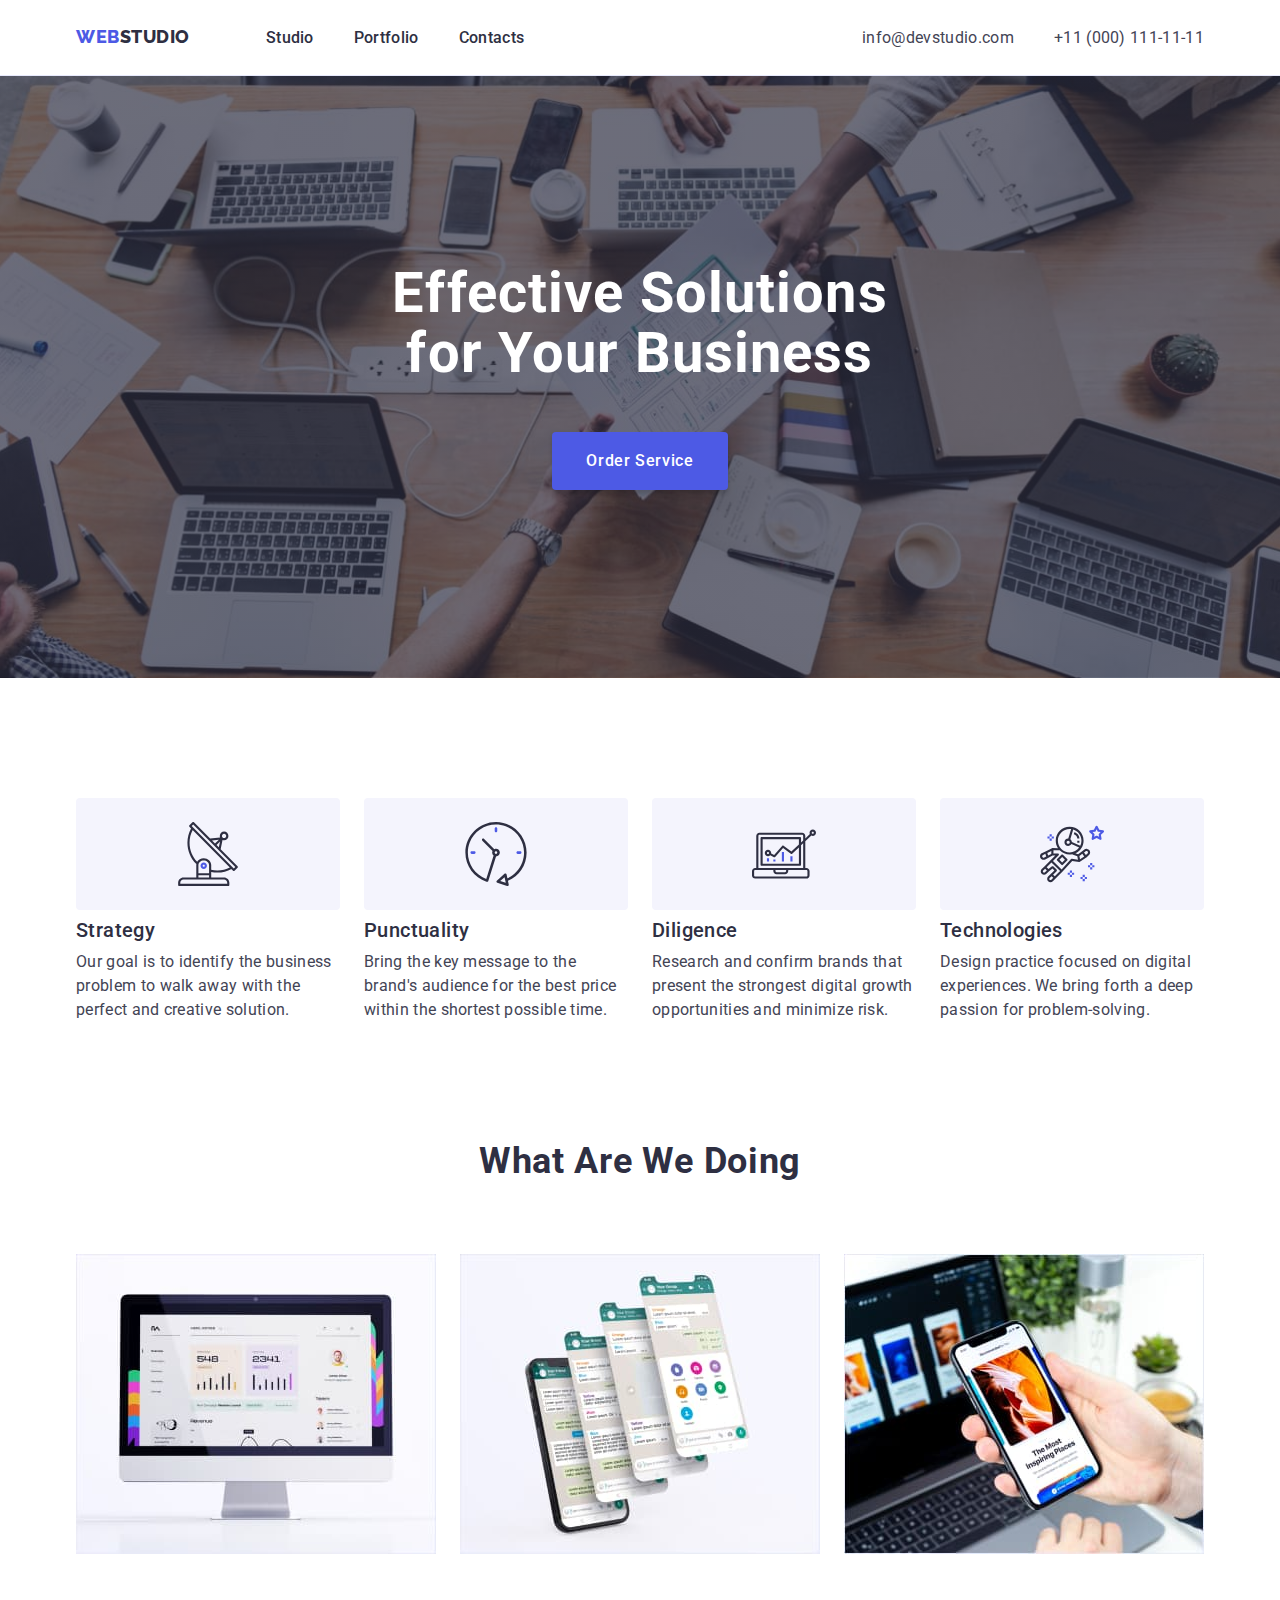
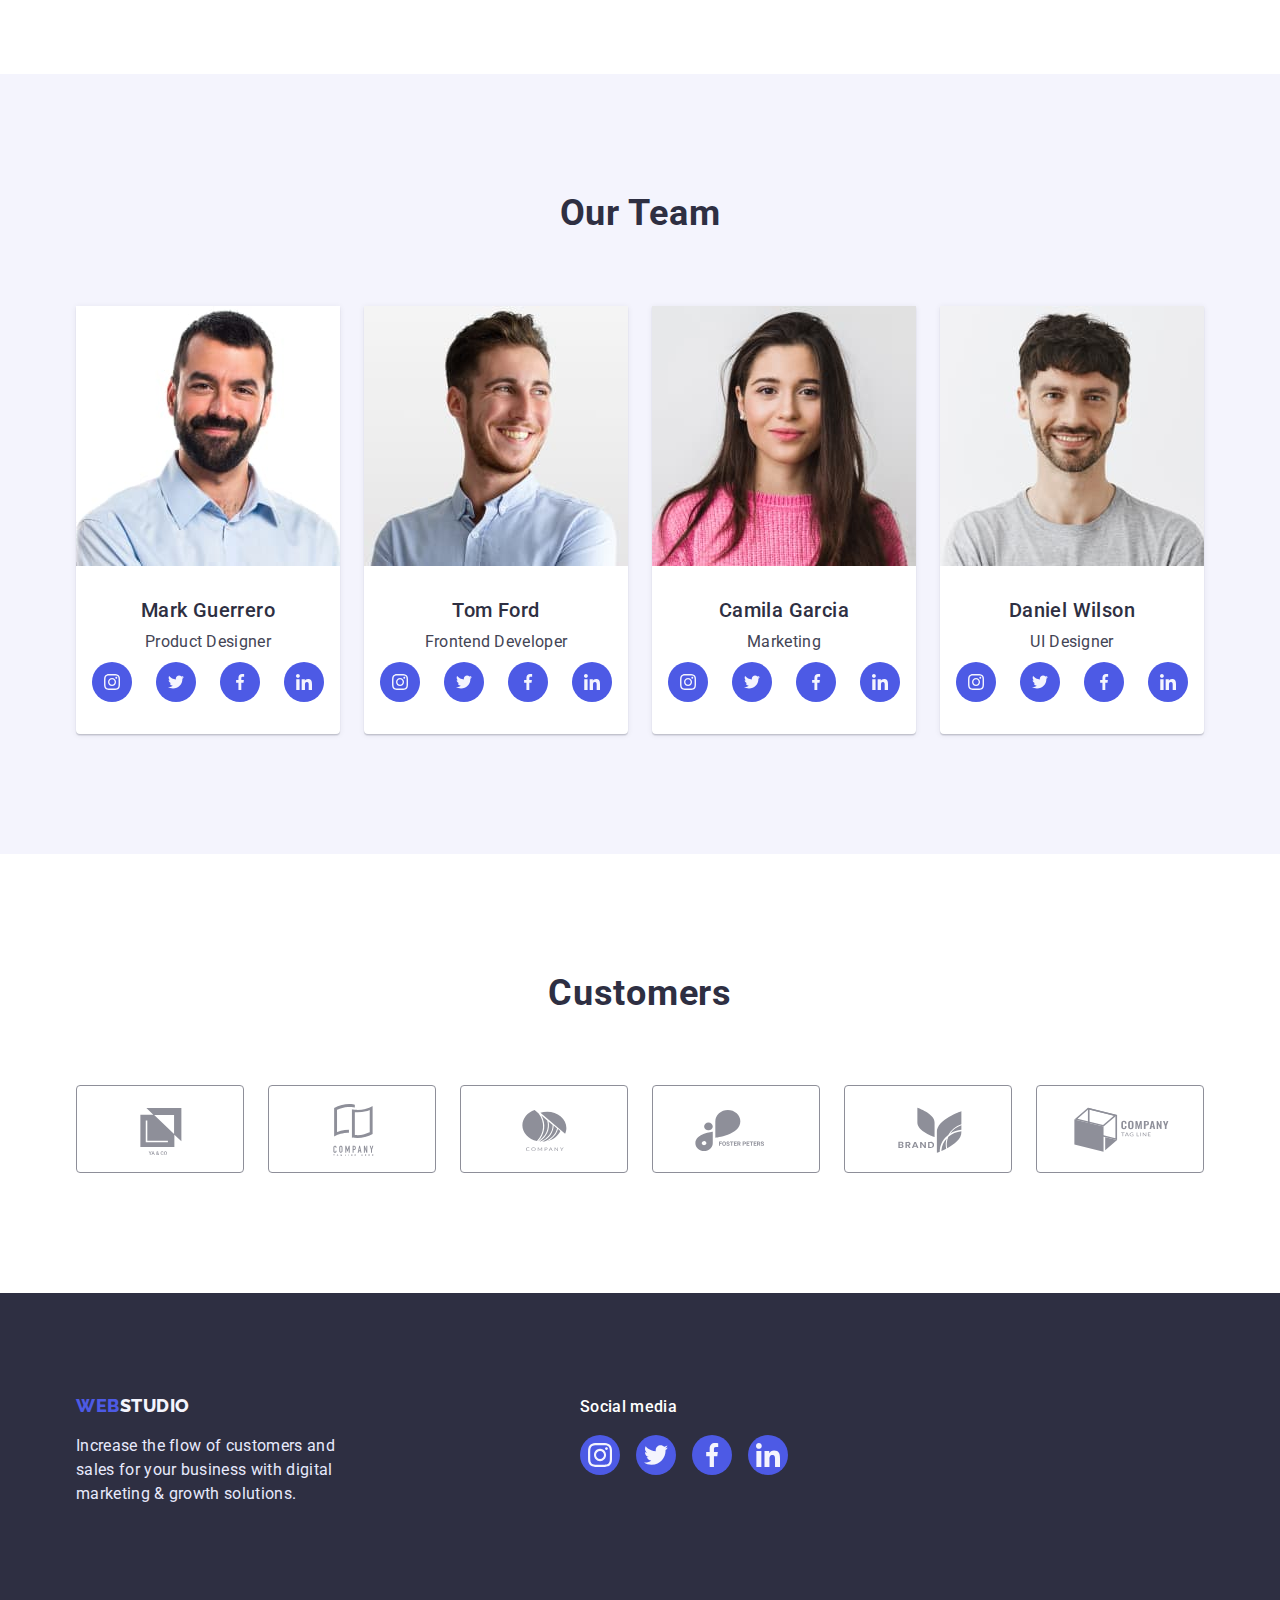
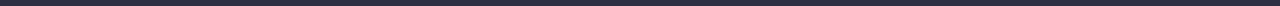
<file: index.html>
<!DOCTYPE html>
<html lang="en">
  <head>
    <meta charset="UTF-8" />
    <meta http-equiv="X-UA-Compatible" content="IE=edge" />
    <meta name="viewport" content="width=device-width, initial-scale=1.0" />
    <title>WebStudio</title>
    <link rel="preconnect" href="https://fonts.googleapis.com" />
    <link rel="preconnect" href="https://fonts.gstatic.com" crossorigin />
    <link
      href="https://fonts.googleapis.com/css2?family=Raleway:wght@800&family=Roboto:wght@400;500;700&display=swap"
      rel="stylesheet"
    />
    <link
      rel="stylesheet"
      href="https://cdn.jsdelivr.net/npm/modern-normalize@1.1.0/modern-normalize.css"
    />
    <link rel="stylesheet" href="./css/styles.css" />
  </head>
  <body>
    <!--HEADER-->

    <header class="page-header">
      <div class="container page-header-container">
        <nav class="navigation">
          <a class="logo logo-header link" href="./index.html"
            >WEB<span class="header-part-word">Studio</span>
          </a>
          <ul class="menu list">
            <li class="menu-item">
              <a class="menu-link link" href="./index.html">Studio</a>
            </li>
            <li class="menu-item">
              <a class="menu-link link" href="./portfolio.html">Portfolio</a>
            </li>
            <li class="menu-item">
              <a class="menu-link link" href="">Contacts</a>
            </li>
          </ul>
          <!--Navigation-->
        </nav>
        <address class="communication-methods">
          <ul class="menu list">
            <li class="mail-number">
              <a class="link contacts" href="mailto:info@devstudio.com"
                >info@devstudio.com</a
              >
            </li>
            <li class="mail-number">
              <a class="link contacts" href="tel:+110001111111"
                >+11 (000) 111-11-11</a
              >
            </li>
          </ul>
        </address>
      </div>
    </header>
    <!--===========HERO============-->
    <main>
      <section class="hero">
        <div class="container div-hero">
          <h1 class="section-name">
            Effective Solutions <br />
            for Your Business
          </h1>
          <button class="modal-btn" type="button">Order Service</button>
        </div>
      </section>
      <!--==========2-SECTION======-->
      <section class="section-list-best section-second">
        <div class="container">
          <h2 class="h-second-section" hidden>Strategy</h2>
          <ul class="list list-of-benefits">
            <li class="text-benefit">
              <div class="background-benefit">
                <svg width="64" height="64">
                  <use href="./images/icons.svg#icon-antenna"></use>
                </svg>
              </div>
              <h3 class="section-subtitle">Strategy</h3>
              <p class="text-section-subtitle">
                Our goal is to identify the business problem to walk away with
                the perfect and creative solution.
              </p>
            </li>
            <li class="text-benefit">
              <div class="background-benefit">
                <svg width="64" height="64">
                  <use href="./images/icons.svg#icon-clock"></use>
                </svg>
              </div>
              <h3 class="section-subtitle">Punctuality</h3>
              <p class="text-section-subtitle">
                Bring the key message to the brand's audience for the best price
                within the shortest possible time.
              </p>
            </li>
            <li class="text-benefit">
              <div class="background-benefit">
                <svg width="64" height="64">
                  <use href="./images/icons.svg#icon-diagram"></use>
                </svg>
              </div>
              <h3 class="section-subtitle">Diligence</h3>
              <p class="text-section-subtitle">
                Research and confirm brands that present the strongest digital
                growth opportunities and minimize risk.
              </p>
            </li>
            <li class="text-benefit">
              <div class="background-benefit">
                <svg width="64" height="64">
                  <use href="./images/icons.svg#icon-astronaut"></use>
                </svg>
              </div>
              <h3 class="section-subtitle">Technologies</h3>
              <p class="text-section-subtitle">
                Design practice focused on digital experiences. We bring forth a
                deep passion for problem-solving.
              </p>
            </li>
          </ul>
        </div>
      </section>
      <!--=3 section What are we doing===-->
      <section class="section-list-gobs section">
        <div class="container">
          <h2 class="section-title">What are we doing</h2>
          <ul class="list work-examples">
            <li class="exmpl-work-picture">
              <img
                src="./images/computer.jpg"
                alt="website development"
                width="360"
                height="300"
              />
            </li>
            <li class="exmpl-work-picture">
              <img
                src="./images/telefone.jpg"
                alt="application creation"
                width="360"
                height="300"
              />
            </li>
            <li class="exmpl-work-picture">
              <img
                src="./images/laptop.jpg"
                alt="adaptive layout"
                width="360"
                height="300"
              />
            </li>
          </ul>
        </div>
      </section>
      <!-- <--4 section-->
      <section class="section-list-team section">
        <div class="container">
          <h2 class="section-title">Our Team</h2>
          <ul class="list employees-cards">
            <li class="links-fourth-section employee-card">
              <img
                src="./images/fotomark.jpg"
                alt="Mark Guerrero Product Designer"
                width="264"
                height="260"
              />
              <div class="name-vacancy-employee">
                <h3 class="web-studioworker">Mark Guerrero</h3>
                <p class="web-studioworker-speciality">Product Designer</p>
                <ul class="employee-soc-lict soc-list list">
                  <li class="emploee-soc-item">
                    <a class="emploee-soc-link" href="">
                      <svg width="16" height="16" class="soc-icon">
                        <use href="./images/icons.svg#icon-instagram"></use>
                      </svg>
                    </a>
                  </li>
                  <li class="emploee-soc-item">
                    <a class="emploee-soc-link" href="">
                      <svg width="16" height="16" class="soc-icon">
                        <use href="./images/icons.svg#icon-twitter"></use>
                      </svg>
                    </a>
                  </li>
                  <li class="emploee-soc-item">
                    <a class="emploee-soc-link" href="">
                      <svg width="16" height="16" class="soc-icon">
                        <use href="./images/icons.svg#icon-facebook"></use>
                      </svg>
                    </a>
                  </li>
                  <li class="emploee-soc-item">
                    <a class="emploee-soc-link" href="">
                      <svg width="16" height="16" class="soc-icon">
                        <use href="./images/icons.svg#icon-linkedin"></use>
                      </svg>
                    </a>
                  </li>
                </ul>
              </div>
            </li>
            <li class="links-fourth-section employee-card">
              <img
                src="./images/fototom.jpg"
                alt="Tom Ford Frontend Developer"
                width="264"
                height="260"
              />
              <div class="name-vacancy-employee">
                <h3 class="web-studioworker">Tom Ford</h3>
                <p class="web-studioworker-speciality">Frontend Developer</p>
                <ul class="employee-soc-lict soc-list list">
                  <li class="emploee-soc-item">
                    <a class="emploee-soc-link" href="">
                      <svg width="16" height="16" class="soc-icon">
                        <use href="./images/icons.svg#icon-instagram"></use>
                      </svg>
                    </a>
                  </li>
                  <li class="emploee-soc-item">
                    <a class="emploee-soc-link" href="">
                      <svg width="16" height="16" class="soc-icon">
                        <use href="./images/icons.svg#icon-twitter"></use>
                      </svg>
                    </a>
                  </li>
                  <li class="emploee-soc-item">
                    <a class="emploee-soc-link" href="">
                      <svg width="16" height="16" class="soc-icon">
                        <use href="./images/icons.svg#icon-facebook"></use>
                      </svg>
                    </a>
                  </li>
                  <li class="emploee-soc-item">
                    <a class="emploee-soc-link" href="">
                      <svg width="16" height="16" class="soc-icon">
                        <use href="./images/icons.svg#icon-linkedin"></use>
                      </svg>
                    </a>
                  </li>
                </ul>
              </div>
            </li>
            <li class="links-fourth-section employee-card">
              <img
                src="./images/fotocamila.jpg"
                alt="Camila Garcia Marketing"
                width="264"
                height="260"
              />
              <div class="name-vacancy-employee">
                <h3 class="web-studioworker">Camila Garcia</h3>
                <p class="web-studioworker-speciality">Marketing</p>
                <ul class="employee-soc-lict soc-list list">
                  <li class="emploee-soc-item">
                    <a class="emploee-soc-link" href="">
                      <svg width="16" height="16" class="soc-icon">
                        <use href="./images/icons.svg#icon-instagram"></use>
                      </svg>
                    </a>
                  </li>
                  <li class="emploee-soc-item">
                    <a class="emploee-soc-link" href="">
                      <svg width="16" height="16" class="soc-icon">
                        <use href="./images/icons.svg#icon-twitter"></use>
                      </svg>
                    </a>
                  </li>
                  <li class="emploee-soc-item">
                    <a class="emploee-soc-link" href="">
                      <svg width="16" height="16" class="soc-icon">
                        <use href="./images/icons.svg#icon-facebook"></use>
                      </svg>
                    </a>
                  </li>
                  <li class="emploee-soc-item">
                    <a class="emploee-soc-link" href="">
                      <svg width="16" height="16" class="soc-icon">
                        <use href="./images/icons.svg#icon-linkedin"></use>
                      </svg>
                    </a>
                  </li>
                </ul>
              </div>
            </li>
            <li class="links-fourth-section employee-card">
              <img
                src="./images/fotodaniel.jpg"
                alt="Daniel Wilson UI Designer"
                width="264"
                height="260"
              />
              <div class="name-vacancy-employee">
                <h3 class="web-studioworker">Daniel Wilson</h3>
                <p class="web-studioworker-speciality">UI Designer</p>
                <ul class="employee-soc-lict soc-list list">
                  <li class="emploee-soc-item">
                    <a class="emploee-soc-link" href="">
                      <svg width="16" height="16" class="soc-icon">
                        <use href="./images/icons.svg#icon-instagram"></use>
                      </svg>
                    </a>
                  </li>
                  <li class="emploee-soc-item">
                    <a class="emploee-soc-link" href="">
                      <svg width="16" height="16" class="soc-icon">
                        <use href="./images/icons.svg#icon-twitter"></use>
                      </svg>
                    </a>
                  </li>
                  <li class="emploee-soc-item">
                    <a class="emploee-soc-link" href="">
                      <svg width="16" height="16" class="soc-icon">
                        <use href="./images/icons.svg#icon-facebook"></use>
                      </svg>
                    </a>
                  </li>
                  <li class="emploee-soc-item">
                    <a class="emploee-soc-link" href="">
                      <svg width="16" height="16" class="soc-icon">
                        <use href="./images/icons.svg#icon-linkedin"></use>
                      </svg>
                    </a>
                  </li>
                </ul>
              </div>
            </li>
          </ul>
        </div>
      </section>
      <section class="customers">
        <div class="container">
          <h2 class="caption-customers">Customers</h2>
          <ul class="icons-customers list">
            <li class="roster-li">
              <a class="reference-customers" href="">
                <svg width="104" height="56" class="icons-svg">
                  <use href="./images/icons.svg#icon-yaco"></use>
                </svg>
              </a>
            </li>
            <li class="roster-li">
              <a class="reference-customers" href="">
                <svg width="104" height="56" class="icons-svg">
                  <use href="./images/icons.svg#icon-tagline-h"></use>
                </svg>
              </a>
            </li>
            <li class="roster-li">
              <a class="reference-customers" href="">
                <svg width="104" height="56" class="icons-svg">
                  <use href="./images/icons.svg#icon-company"></use>
                </svg>
              </a>
            </li>
            <li class="roster-li">
              <a class="reference-customers" href="">
                <svg width="104" height="56" class="icons-svg">
                  <use href="./images/icons.svg#icon-foster-peters"></use>
                </svg>
              </a>
            </li>
            <li class="roster-li">
              <a class="reference-customers" href="">
                <svg width="104" height="56" class="icons-svg">
                  <use href="./images/icons.svg#icon-brend"></use>
                </svg>
              </a>
            </li>
            <li class="roster-li">
              <a class="reference-customers" href="">
                <svg width="104" height="56" class="icons-svg">
                  <use href="./images/icons.svg#icon-teg-line"></use>
                </svg>
              </a>
            </li>
          </ul>
        </div>
      </section>
    </main>
    <footer class="footer">
      <div class="container cointeiner-flex">
        <div class="first-div-footer">
          <a class="logo link logo-footer" href="./index.html"
            >WEB<span class="footer-part-word">Studio</span>
          </a>
          <p class="paragraph-footer">
            Increase the flow of customers and sales for your business with
            digital marketing & growth solutions.
          </p>
        </div>
        <div class="div-soc-footer">
          <p class="soc-media-headline">Social media</p>
          <ul class="soc-list-footer list">
            <li class="soc-icon-footer">
              <a class="soc-link-footer" href="">
                <svg width="24" height="24" class="footer-items-soc">
                  <use href="./images/icons.svg#icon-instagram"></use>
                </svg>
              </a>
            </li>
            <li class="soc-icon-footer">
              <a class="soc-link-footer" href="">
                <svg width="24" height="24" class="footer-items-soc">
                  <use href="./images/icons.svg#icon-twitter"></use>
                </svg>
              </a>
            </li>
            <li class="soc-icon-footer">
              <a class="soc-link-footer" href="">
                <svg width="24" height="24" class="footer-items-soc">
                  <use href="./images/icons.svg#icon-facebook"></use>
                </svg>
              </a>
            </li>
            <li class="soc-icon-footer">
              <a class="soc-link-footer" href="">
                <svg width="24" height="24" class="footer-items-soc">
                  <use href="./images/icons.svg#icon-linkedin"></use>
                </svg>
              </a>
            </li>
          </ul>
        </div>
      </div>
    </footer>
  </body>
</html>
</file>
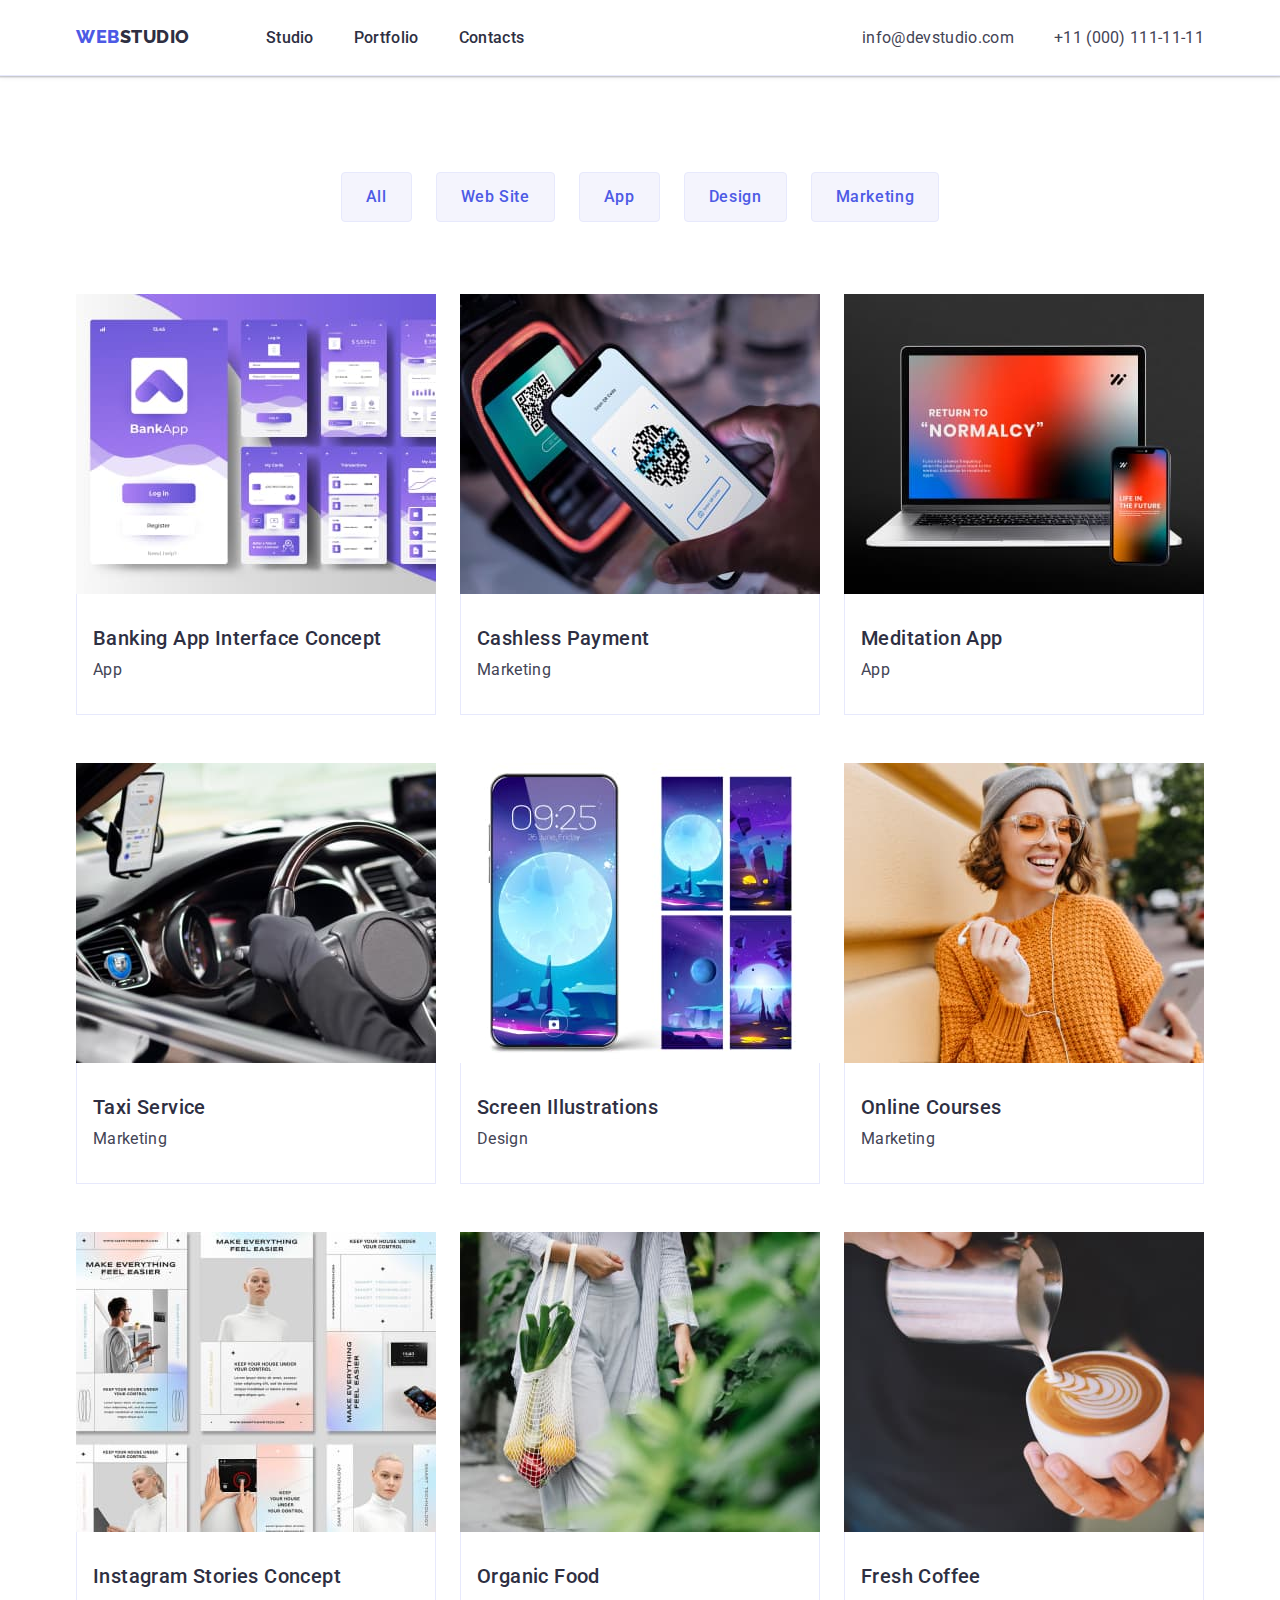
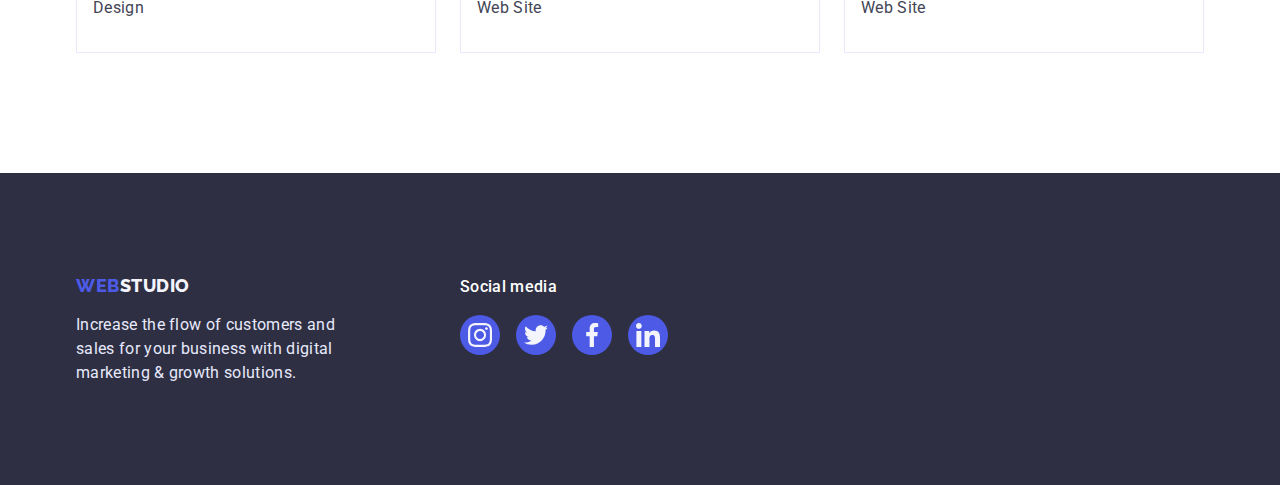
<file: portfolio.html>
<!DOCTYPE html>
<html lang="en">
  <head>
    <meta charset="UTF-8" />
    <meta http-equiv="X-UA-Compatible" content="IE=edge" />
    <meta name="viewport" content="width=device-width, initial-scale=1.0" />
    <title>Document</title>
    <link rel="preconnect" href="https://fonts.googleapis.com" />
    <link rel="preconnect" href="https://fonts.gstatic.com" crossorigin />
    <link
      href="https://fonts.googleapis.com/css2?family=Raleway:wght@800&family=Roboto:wght@400;500;700&display=swap"
      rel="stylesheet"
    />
    <link
      rel="stylesheet"
      href="https://cdn.jsdelivr.net/npm/modern-normalize@1.1.0/modern-normalize.css"
    />
    <link rel="stylesheet" href="./css/styles.css" />
  </head>
  <body>
    <!--HEADER-->
    <header class="page-header">
      <div class="container page-header-container">
        <nav class="navigation">
          <a class="logo logo-header link" href="./index.html"
            >WEB<span class="header-part-word">Studio</span>
          </a>
          <ul class="menu list">
            <li class="menu-item">
              <a class="menu-link link" href="./index.html">Studio</a>
            </li>
            <li class="menu-item">
              <a class="menu-link link" href="./portfolio.html">Portfolio</a>
            </li>
            <li class="menu-item">
              <a class="menu-link link" href="">Contacts</a>
            </li>
          </ul>
          <!--Navigation-->
        </nav>
        <address class="communication-methods">
          <ul class="menu list">
            <li class="mail-number">
              <a class="link contacts" href="mailto:info@devstudio.com"
                >info@devstudio.com</a
              >
            </li>
            <li class="mail-number">
              <a class="link contacts" href="tel:+110001111111"
                >+11 (000) 111-11-11
              </a>
            </li>
          </ul>
        </address>
      </div>
    </header>
    <!--======MAIN======-->
    <main>
      <section class="section-portfolio">
        <div class="container">
          <h1 class="visually-hidden">Sections of the site</h1>
          <ul class="list menu-sections">
            <!--BUTTONS FOCUS HOVER-->
            <li class="btn-portfolio">
              <button class="filter-btn" type="button">All</button>
            </li>
            <li class="btn-portfolio">
              <button class="filter-btn" type="button">Web Site</button>
            </li>
            <li class="btn-portfolio">
              <button class="filter-btn" type="button">App</button>
            </li>
            <li class="btn-portfolio">
              <button class="filter-btn" type="button">Design</button>
            </li>
            <li class="btn-portfolio">
              <button class="filter-btn" type="button">Marketing</button>
            </li>
          </ul>
          <!-- work  -->
          <ul class="list portfolio-img">
            <li class="pictures-of-works">
              <a class="link links-img-works" href="">
                <img
                  src="./images/card1.jpg"
                  alt="Banking App Interface Concept"
                  width="360"
                  height="300"
                />
                <div class="typical-examples-work">
                  <h2 class="nav-types-work">Banking App Interface Concept</h2>
                  <p class="text-supnav">App</p>
                </div>
              </a>
            </li>
            <li class="pictures-of-works">
              <a class="link links-img-works" href="">
                <img
                  src="./images/card2.jpg"
                  alt="Cashless Payment"
                  width="360"
                  height="300"
                />
                <div class="typical-examples-work">
                  <h2 class="nav-types-work">Cashless Payment</h2>
                  <p class="text-supnav">Marketing</p>
                </div>
              </a>
            </li>
            <li class="pictures-of-works">
              <a class="link links-img-works" href="">
                <img
                  src="./images/card3.jpg"
                  alt="Meditation App"
                  width="360"
                  height="300"
                />
                <div class="typical-examples-work">
                  <h2 class="nav-types-work">Meditation App</h2>
                  <p class="text-supnav">App</p>
                </div>
              </a>
            </li>
            <li class="pictures-of-works">
              <a class="link links-img-works" href="">
                <img
                  src="./images/card4.jpg"
                  alt="Taxi Service"
                  width="360"
                  height="300"
                />
                <div class="typical-examples-work">
                  <h2 class="nav-types-work">Taxi Service</h2>
                  <p class="text-supnav">Marketing</p>
                </div>
              </a>
            </li>
            <li class="pictures-of-works">
              <a class="link links-img-works" href="">
                <img
                  src="./images/card5.jpg"
                  alt="Screen Illustrations"
                  width="360"
                  height="300"
                />
                <div class="typical-examples-work">
                  <h2 class="nav-types-work">Screen Illustrations</h2>
                  <p class="text-supnav">Design</p>
                </div>
              </a>
            </li>
            <li class="pictures-of-works">
              <a class="link links-img-works" href="">
                <img
                  src="./images/card6.jpg"
                  alt="Online Courses"
                  height="300"
                  width="360"
                />
                <div class="typical-examples-work">
                  <h2 class="nav-types-work">Online Courses</h2>
                  <p class="text-supnav">Marketing</p>
                </div>
              </a>
            </li>
            <li class="pictures-of-works bottom-pictures">
              <a class="link links-img-works" href="">
                <img
                  src="./images/card7.jpg"
                  alt="Instagram Stories Concept"
                  width="360"
                  height="300"
                />
                <div class="typical-examples-work">
                  <h2 class="nav-types-work">Instagram Stories Concept</h2>
                  <p class="text-supnav">Design</p>
                </div>
              </a>
            </li>
            <li class="pictures-of-works bottom-pictures">
              <a class="link links-img-works" href="">
                <img
                  src="./images/card8.jpg"
                  alt="Organic Food"
                  width="360"
                  height="300"
                />
                <div class="typical-examples-work">
                  <h2 class="nav-types-work">Organic Food</h2>
                  <p class="text-supnav">Web Site</p>
                </div>
              </a>
            </li>
            <li class="pictures-of-works bottom-pictures">
              <a class="link links-img-works" href="">
                <img
                  src="./images/card9.jpg"
                  alt="Fresh Coffee"
                  width="360"
                  height="300"
                />
                <div class="typical-examples-work">
                  <h2 class="nav-types-work">Fresh Coffee</h2>
                  <p class="text-supnav">Web Site</p>
                </div>
              </a>
            </li>
          </ul>
        </div>
      </section>
    </main>
    <footer class="footer">
      <div class="container cointeiner-flex">
        <div>
          <a class="logo link logo-footer" href="./index.html"
            >WEB<span class="footer-part-word">Studio</span>
          </a>
          <p class="paragraph-footer">
            Increase the flow of customers and sales for your business with
            digital marketing & growth solutions.
          </p>
        </div>
        <div class="div-soc-footer">
          <p class="soc-media-headline">Social media</p>
          <ul class="soc-list-footer list">
            <li class="soc-icon-footer">
              <a class="soc-link-footer" href="">
                <svg width="24" height="24">
                  <use href="./images/icons.svg#icon-instagram"></use>
                </svg>
              </a>
            </li>
            <li class="soc-icon-footer">
              <a class="soc-link-footer" href="">
                <svg width="24" height="24" class="footer-items-soc">
                  <use href="./images/icons.svg#icon-twitter"></use>
                </svg>
              </a>
            </li>
            <li class="soc-icon-footer">
              <a class="soc-link-footer" href="">
                <svg width="24" height="24" class="footer-items-soc">
                  <use href="./images/icons.svg#icon-facebook"></use>
                </svg>
              </a>
            </li>
            <li class="soc-icon-footer">
              <a class="soc-link-footer" href="">
                <svg width="24" height="24" class="footer-items-soc">
                  <use href="./images/icons.svg#icon-linkedin"></use>
                </svg>
              </a>
            </li>
          </ul>
        </div>
      </div>
    </footer>
  </body>
</html>
</file>
<file: css/styles.css>
:root {
  --font-color: #4d5ae5;
  --color-menu: #2e2f42;
  --color-nav-links: #434455;
  --color-white: #ffffff;
  --color-blue: #404bbf;
  --color-grey: #8e8f99;
  --white-grey: #f4f4fd;
  --primary-font: "Roboto", sans-serif;
  --secondary-font: "Raleway", sans-serif;
}
.list {
  list-style: none;
}
.link {
  text-decoration: none;
}
body {
  font-family: var(--primary-font);
  color: var(--color-nav-links);
  background-color: var(--color-white);
}
.section {
  padding-top: 120px;
  padding-bottom: 120px;
}
.section-second {
  padding-top: 120px;
}

h1,
h2,
h3,
h4,
h5,
h6,
p {
  margin-top: 0;
  margin-bottom: 0;
}
ul,
ol {
  margin-top: 0;
  margin-bottom: 0;
  padding-left: 0;
}
img {
  display: block;
}
.container {
  width: 1158px;
  margin-left: auto;
  margin-right: auto;
  padding-left: 15px;
  padding-right: 15px;
}
/*=======HEADER =============*/
.page-header {
  padding-top: 25.5px;
  padding-bottom: 25.5px;
  border-bottom: 1px solid #e7e9fc;
  box-shadow: 0px 2px 1px rgba(46, 47, 66, 0.08),
    0px 1px 1px rgba(46, 47, 66, 0.16), 0px 1px 6px rgba(46, 47, 66, 0.08);
}
.page-header-container {
  display: flex;
}

.navigation {
  display: flex;
}
.menu {
  display: flex;
  align-items: center;
}
.menu-item:not(:last-child) {
  margin-right: 40px;
}

.logo {
  font-family: var(--secondary-font);
  font-weight: 800;
  font-size: 18px;
  line-height: 1.17;
  letter-spacing: 0.03em;
  text-transform: uppercase;
  color: var(--font-color);
}
.logo-header {
  margin-right: 76px;
}
.header-part-word {
  font-family: var(--secondary-font);
  font-weight: 800;
  font-size: 18px;
  line-height: 1.17;
  letter-spacing: 0.03em;
  text-transform: uppercase;

  color: var(--color-menu);
}

.menu-link {
  font-weight: 500;
  font-size: 16px;
  line-height: 1.5;
  letter-spacing: 0.02em;

  color: var(--color-menu);
}
.menu-link:hover,
.menu-link:focus {
  color: var(--color-blue);
}
.mail-number:not(:last-child) {
  margin-right: 40px;
}
.communication-methods {
  font-style: normal;
  margin-left: auto;
}
.contacts {
  font-weight: 400;
  font-size: 16px;
  line-height: 1.5;
  letter-spacing: 0.02em;
  color: var(--color-nav-links);
}
.contacts:hover,
.contacts:focus {
  color: var(--color-blue);
}

/*=== HERO 1 PAGE=== */
.hero {
  background-color: var(--color-menu);
  padding-top: 188px;
  padding-bottom: 188px;
  background-image: linear-gradient(
      rgba(46, 47, 66, 0.7),
      rgba(46, 47, 66, 0.7)
    ),
    url("../images/people-office.jpg");
  background-repeat: no-repeat;
  background-size: cover;
  background-position: center;
  max-width: 1440px;
  margin: auto;
}

.section-name {
  font-weight: 700;
  font-size: 56px;
  line-height: 1.07;
  text-align: center;
  letter-spacing: 0.02em;

  color: var(--color-white);
  margin-bottom: 48px;
}
.modal-btn {
  font-family: var(--primary-font);
  font-weight: 500;
  font-size: 16px;
  line-height: 1.5;
  letter-spacing: 0.04em;
  cursor: pointer;
  margin-left: auto;
  margin-right: auto;
  display: flex;

  color: var(--color-white);
  background-color: var(--font-color);
  border-color: transparent;

  border-radius: 4px;
  padding-top: 15px;
  padding-bottom: 15px;
  padding-left: 32px;
  padding-right: 32px;
  box-shadow: 0px 4px 4px rgba(0, 0, 0, 0.15);
}
.modal-btn:hover,
.modal-btn:focus {
  background-color: var(--color-blue);
}

.section-subtitle {
  font-weight: 500;
  font-size: 20px;
  line-height: 1.2;
  letter-spacing: 0.02em;

  color: var(--color-menu);
}
.text-section-subtitle {
  font-size: 16px;
  line-height: 1.5;
  letter-spacing: 0.02em;
}
/*=============Second section ===========*/
.list-of-benefits {
  display: flex;
}
.visually-hidden {
  position: absolute;
  width: 1px;
  height: 1px;
  margin: -1px;
  border: 0;
  padding: 0;
  white-space: nowrap;
  clip-path: inset(100%);
  clip: rect(0 0 0 0);
  overflow: hidden;
}

.text-benefit:not(:last-child) {
  margin-right: 24px;
}
.text-benefit {
  flex-basis: 264.5px;
}
.section-subtitle {
  margin-bottom: 8px;
}
.background-benefit {
  height: 112px;
  background: #f4f4fd;
  border-radius: 4px;
  margin-bottom: 8px;
  display: flex;
  justify-content: center;
  align-items: center;
}

/*3 section What are we doing*/
.work-examples {
  display: flex;
  flex-wrap: wrap;
}
.exmpl-work-picture:not(:nth-child(3n)) {
  margin-right: 24px;
}

/*COMPONENS FOR 2 SECTOIN TITLE: What are we doing and Our team*/

.section-title {
  font-weight: 700;
  font-size: 36px;
  line-height: 1.11;
  text-align: center;
  letter-spacing: 0.02em;
  text-transform: capitalize;
  margin-bottom: 72px;

  color: var(--color-menu);
}
/*COMPONENS 1 h for section Our team*/
.web-studioworker {
  font-weight: 500;
  font-size: 20px;
  line-height: 1.2;
  text-align: center;
  letter-spacing: 0.02em;

  color: var(--color-menu);
  margin-bottom: 8px;
}
/*1 SECTION heading */
.web-studioworker-speciality {
  font-weight: 400;
  font-size: 16px;
  line-height: 1.5;
  text-align: center;
  letter-spacing: 0.02em;
  margin-bottom: 8px;
}
/*==========4 SECTION OUR TEAM====================== */
.section-list-team {
  background-color: #f4f4fd;
}
.employees-cards {
  display: flex;
  flex-wrap: wrap;
}
.employee-card:not(:nth-child(4n)) {
  margin-right: 24px;
}
.employee-card {
  box-shadow: 0px 1px 6px rgba(46, 47, 66, 0.08),
    0px 1px 1px rgba(46, 47, 66, 0.16), 0px 2px 1px rgba(46, 47, 66, 0.08);
}
.links-fourth-section {
  background-color: var(--color-white);
  border-radius: 0px 0px 4px 4px;
}

.name-vacancy-employee {
  padding-top: 32px;
  padding-bottom: 32px;
}
.employee-soc-lict {
  display: flex;
  justify-content: center;
  gap: 24px;
}
.emploee-soc-item {
  width: 40px;
  height: 40px;
}
.soc-icon {
  fill: #f4f4fd;
}
.emploee-soc-link {
  width: 100%;
  height: 100%;
  border-radius: 50%;
  background-color: var(--font-color);
  display: flex;
  align-items: center;
  justify-content: center;
}
.emploee-soc-link:hover,
.emploee-soc-link:focus {
  background-color: var(--color-blue);
}
/*=====================SECTION CUSTOMERS===================================*/
.customers {
  padding-top: 120px;
  padding-bottom: 120px;
}
.caption-customers {
  font-family: var(--primary-font);
  font-style: normal;
  font-weight: 700;
  font-size: 36px;
  line-height: 1.1;
  text-align: center;
  letter-spacing: 0.02em;
  color: var(--color-menu);
  margin-bottom: 72px;
}

.roster-li {
  width: 168px;
  height: 88px;
  width: calc((100% - 120px) / 6);
}
.icons-svg {
  width: 104px;
  height: 56px;

  fill: currentColor;
}
.icons-customers {
  display: flex;
  justify-content: center;
  gap: 24px;
}
.reference-customers:hover,
.reference-customers:focus {
  border: 1px solid var(--color-blue);
  color: var(--color-blue);
}
.reference-customers:focus {
  outline: none;
}
.reference-customers:hover .icons-svg,
.reference-customers:focus .icons-svg {
  fill: var(--color-blue);
}

.reference-customers {
  border: 1px solid var(--color-grey);
  color: var(--color-grey);
  border-radius: 4px;
  display: flex;
  justify-content: center;
  align-items: center;
  height: 100%;
}

/*============SECTION HERO 2 PAGE=================*/

.filter-btn {
  font-family: var(--primary-font);
  font-weight: 500;
  font-size: 16px;
  line-height: 1.5;
  letter-spacing: 0.04em;

  color: var(--font-color);
  background-color: var(--white-grey);
  border: 1px solid #e7e9fc;
  border-radius: 4px;
  cursor: pointer;
}
.filter-btn:hover,
.filter-btn:focus {
  color: var(--color-white);
  background-color: var(--color-blue);
  border-color: transparent;
  box-shadow: 0px 3px 1px rgba(0, 0, 0, 0.1), 0px 2px 1px rgba(0, 0, 0, 0.08),
    0px 2px 2px rgba(0, 0, 0, 0.12);
}
.filter-btn {
  padding-left: 24px;
  padding-right: 24px;
  padding-top: 12px;
  padding-bottom: 12px;
}
.menu-sections {
  display: flex;
  margin-bottom: 72px;
  justify-content: center;
}
.btn-portfolio:not(:last-child) {
  margin-right: 24px;
}
.links-img-works {
  display: block;
}
.links-img-works:hover,
.links-img-works:focus {
  box-shadow: 0px 1px 6px rgba(46, 47, 66, 0.08),
    0px 1px 1px rgba(46, 47, 66, 0.16), 0px 2px 1px rgba(46, 47, 66, 0.08);
}

/*================Subheadings of the second section====================*/
.nav-types-work {
  font-weight: 500;
  font-size: 20px;
  line-height: 1.2;
  letter-spacing: 0.02em;
  margin-bottom: 8px;
  color: var(--color-menu);
}
.section-subtitle {
  margin-bottom: 8px;
}

/*PARAGRAPHS SUPHEADINGS*/
.text-supnav {
  font-size: 16px;
  line-height: 1.5;
  letter-spacing: 0.02em;
  color: var(--color-nav-links);
}
.portfolio-img {
  display: flex;
  flex-wrap: wrap;
}

.portfolio-img {
  display: flex;
  flex-wrap: wrap;
  row-gap: 48px;
  column-gap: 24px;
}
.typical-examples-work {
  border-left: 1px solid #e7e9fc;
  border-right: 1px solid #e7e9fc;
  border-bottom: 1px solid #e7e9fc;
  padding: 32px 16px;
}
.section-portfolio {
  padding-top: 96px;
  padding-bottom: 120px;
}

/*FOOTER*/
.cointeiner-flex {
  display: flex;
  align-items: baseline;
}
.footer {
  background-color: var(--color-menu);
}
.first-div-footer {
  margin-right: 120px;
}
.div-soc-footer {
  margin-left: 120px;
}
.footer-part-word {
  font-family: var(--secondary-font);
  font-weight: 800;
  font-size: 18px;
  line-height: 1.17;
  letter-spacing: 0.03em;
  color: #f4f4fd;
}
.footer {
  padding-top: 101.5px;
  padding-bottom: 100px;
}
.paragraph-footer {
  font-weight: 400;
  font-size: 16px;
  line-height: 1.5;
  letter-spacing: 0.02em;
  color: #e7e9fc;
  margin-top: 17.5px;
  width: 264px;
  height: 72px;
}

.soc-media-headline {
  font-weight: 500;
  font-size: 16px;
  color: var(--color-white);
  line-height: 1.5;
  margin-bottom: 16px;
  letter-spacing: 0.02em;
}
.soc-list-footer {
  display: flex;
  justify-content: center;

  gap: 16px;
}
.footer-items-soc {
  fill: var(--white-grey);
}
.soc-icon-footer {
  width: 40px;
  height: 40px;
}
.soc-link-footer {
  display: flex;
  width: 100%;
  height: 100%;
  border-radius: 50%;
  background-color: var(--font-color);
  display: flex;
  align-items: center;
  justify-content: center;
}
.soc-link-footer:hover,
.soc-link-footer:focus {
  background-color: #31d0aa;
}
</file>
